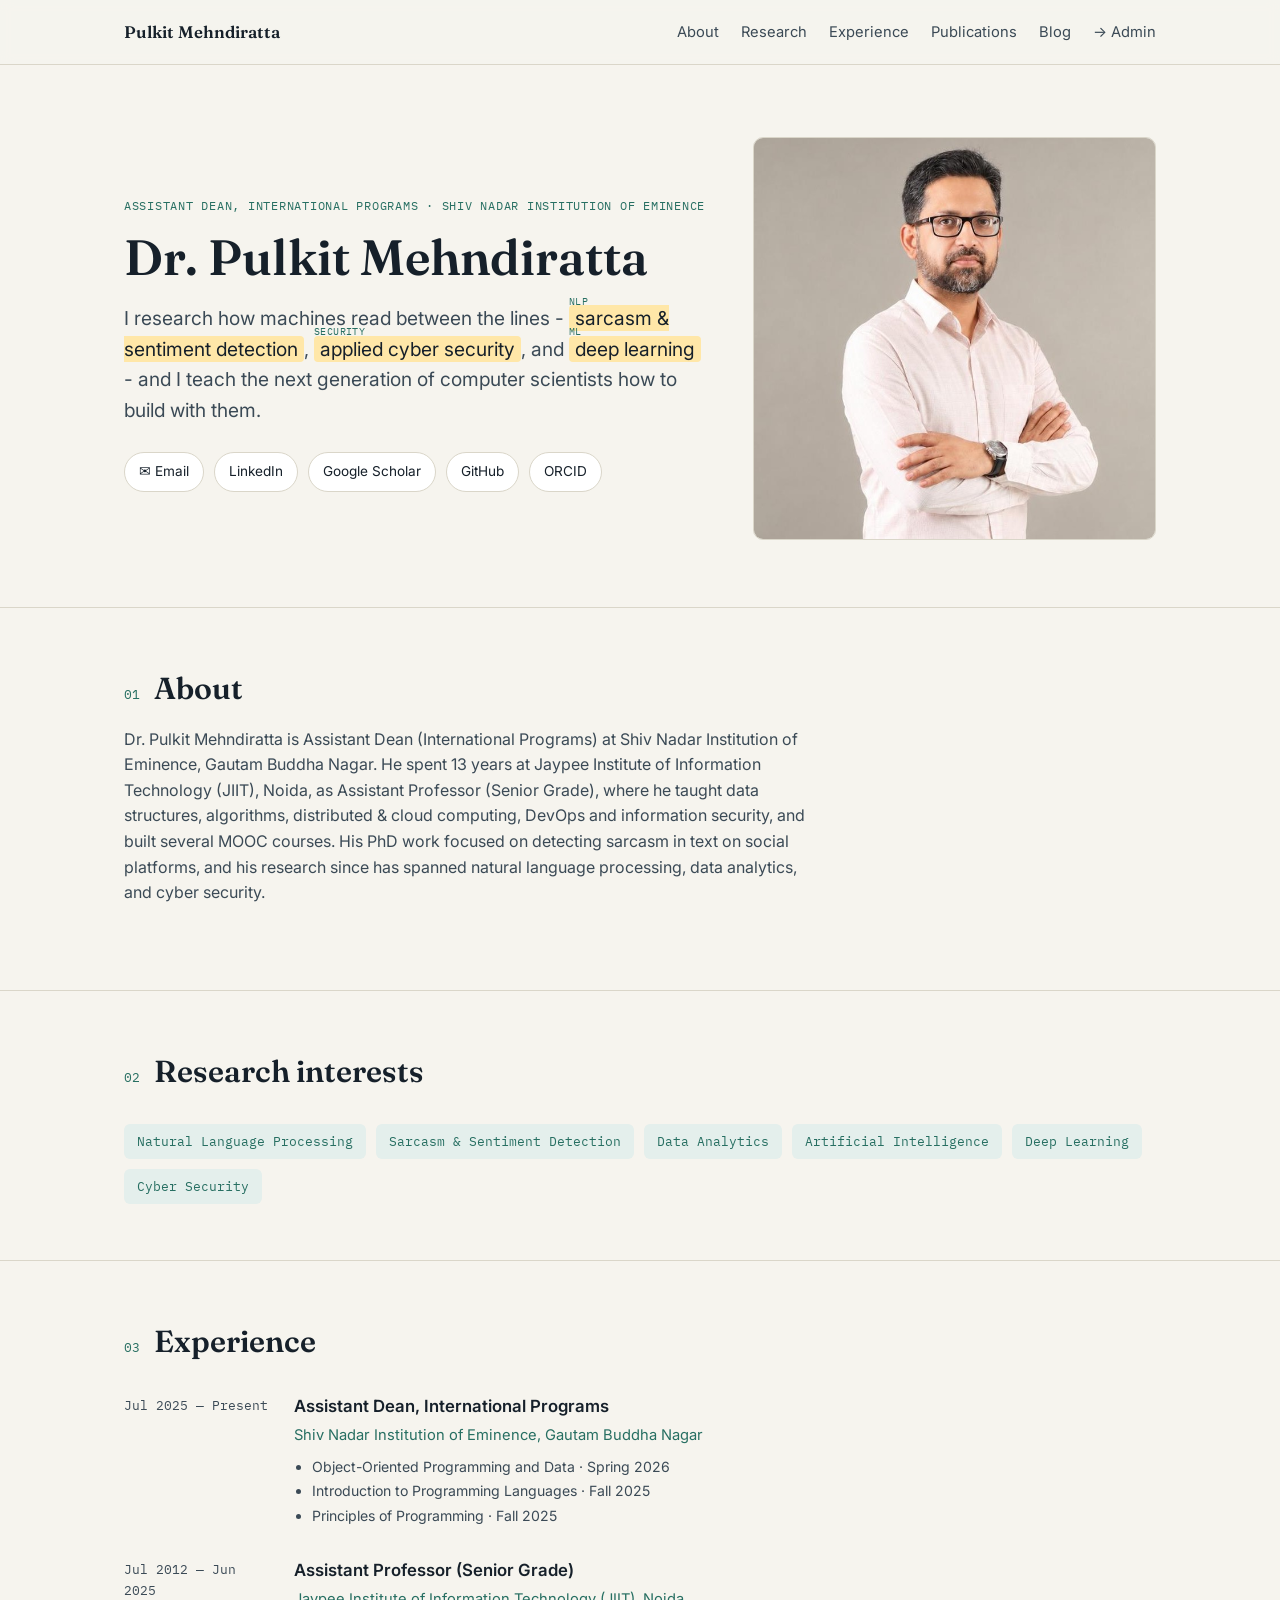
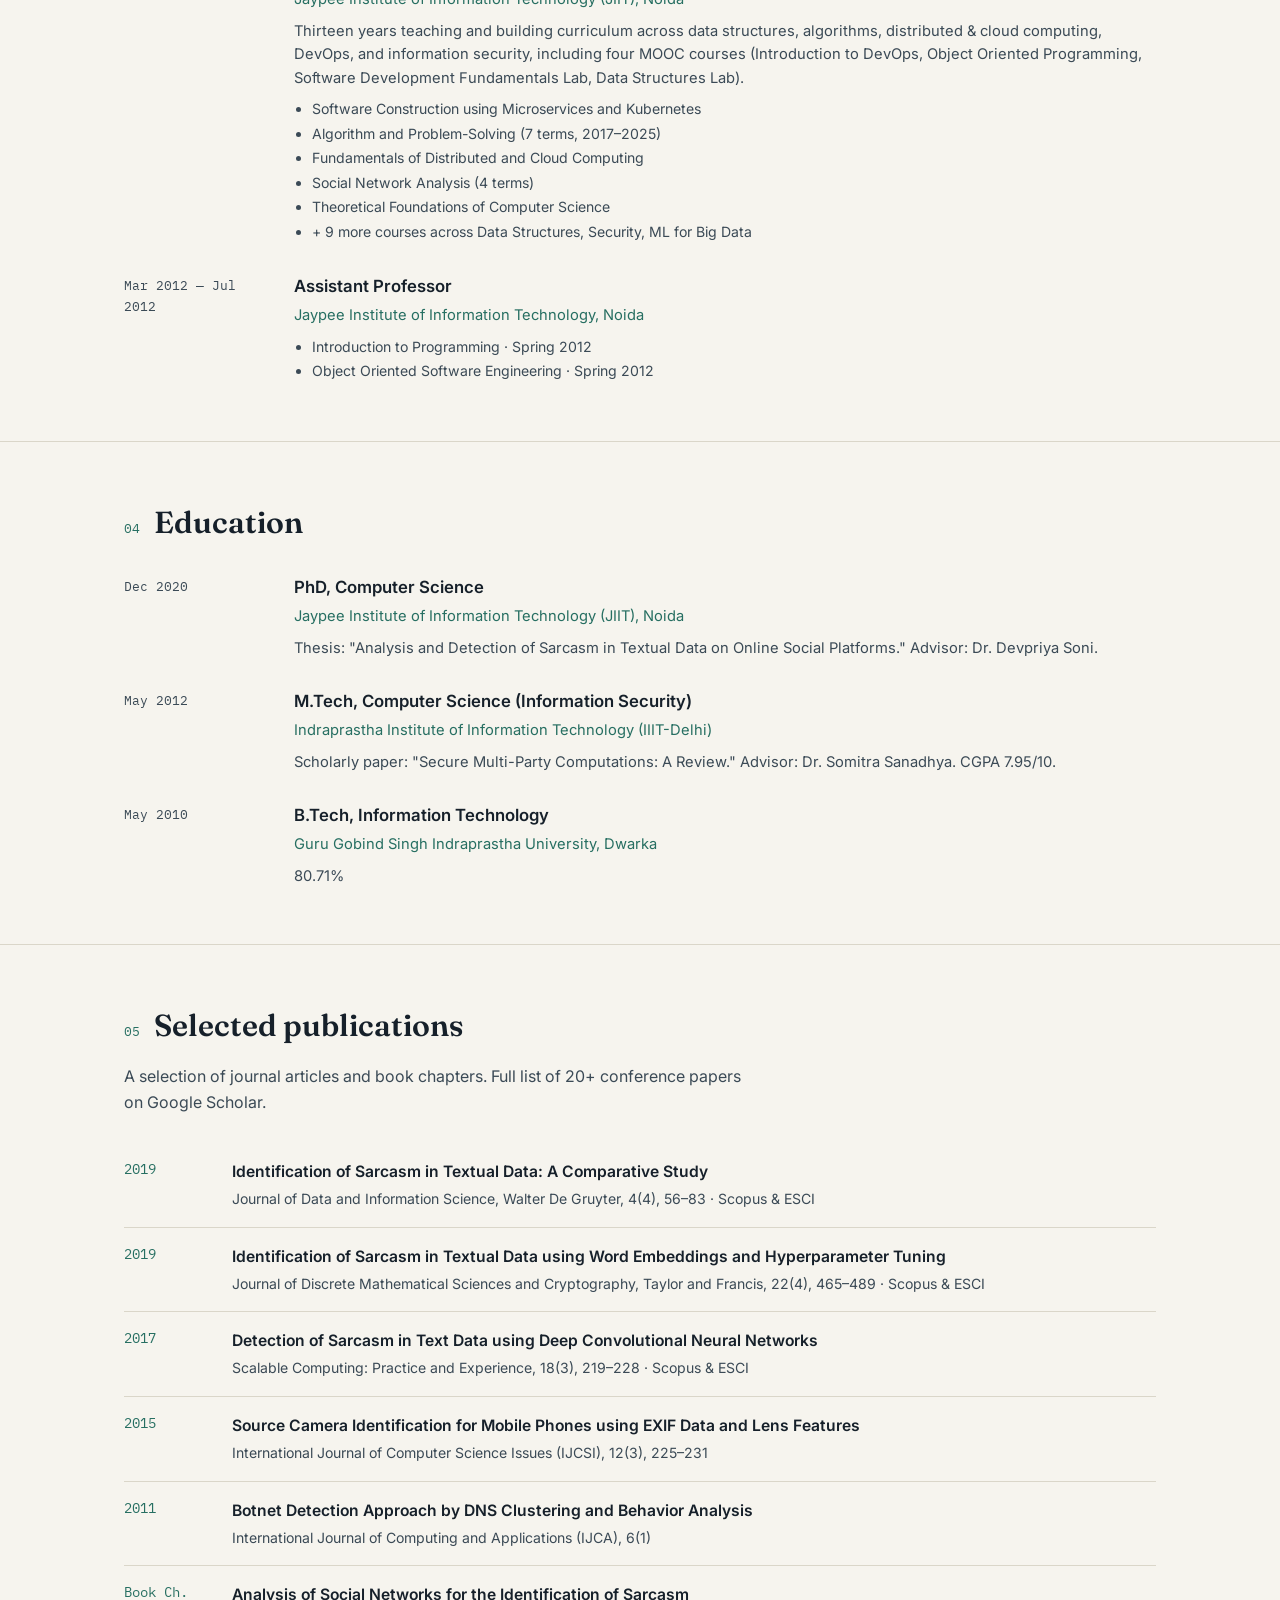
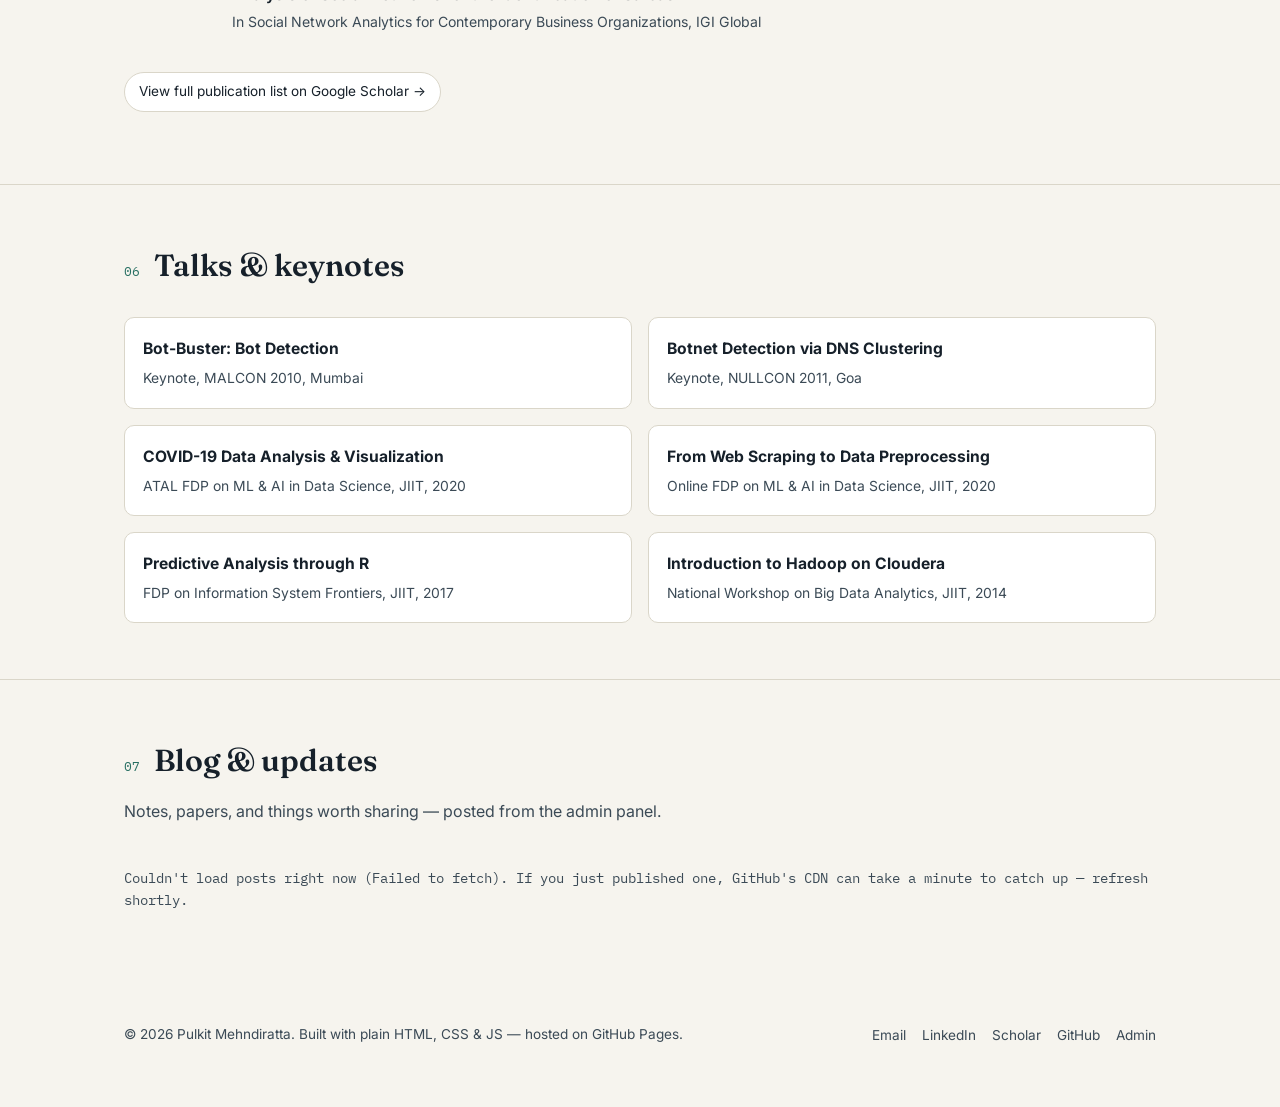
<file: index.html>
<!DOCTYPE html>
<html lang="en">
<head>
<meta charset="UTF-8">
<meta name="viewport" content="width=device-width, initial-scale=1.0">
<title>Dr. Pulkit Mehndiratta - Researcher &amp; Educator</title>
<meta name="description" content="Dr. Pulkit Mehndiratta - Assistant Dean, Shiv Nadar Institution of Eminence. Research in NLP, AI, Deep Learning and Cyber Security.">
<link rel="preconnect" href="https://fonts.googleapis.com">
<link href="https://fonts.googleapis.com/css2?family=Fraunces:wght@500;600;700&family=Inter:wght@400;500;600&family=IBM+Plex+Mono:wght@400;500&display=swap" rel="stylesheet">
<link rel="stylesheet" href="css/style.css">
</head>
<body>

<nav class="nav">
  <div class="wrap">
    <a href="#top" class="nav-name">Pulkit Mehndiratta</a>
    <ul class="nav-links">
      <li><a href="#about">About</a></li>
      <li><a href="#research">Research</a></li>
      <li><a href="#experience">Experience</a></li>
      <li><a href="#publications">Publications</a></li>
      <li><a href="#blog">Blog</a></li>
      <li><a href="admin.html"><span>&#8594; </span>Admin</a></li>
    </ul>
  </div>
</nav>

<header class="hero" id="top">
  <div class="wrap">
    <div>
      <p class="eyebrow">Assistant Dean, International Programs · Shiv Nadar Institution of Eminence</p>
      <h1>Dr. Pulkit Mehndiratta</h1>
      <p class="hero-annotated">
        I research how machines read between the lines -
        <mark data-tag="NLP">sarcasm &amp; sentiment detection</mark>,
        <mark data-tag="SECURITY">applied cyber security</mark>, and
        <mark data-tag="ML">deep learning</mark> - and I teach the next
        generation of computer scientists how to build with them.
      </p>
      <div class="hero-links">
        <a class="pill" href="mailto:pulkit.mehndiratta@snu.edu.in">✉ Email</a>
        <a class="pill" id="linkedin-link" href="#" target="_blank" rel="noopener">LinkedIn</a>
        <a class="pill" id="scholar-link" href="#" target="_blank" rel="noopener">Google Scholar</a>
        <a class="pill" id="github-link" href="#" target="_blank" rel="noopener">GitHub</a>
        <a class="pill" id="orcid-link" href="#" target="_blank" rel="noopener">ORCID</a>
      </div>
    </div>
    <div class="hero-photo">
      <div class="hero-photo-frame">
        <img src="assets/profile.jpeg" alt="Portrait of Dr. Pulkit Mehndiratta" onerror="this.style.display='none'; this.parentElement.innerHTML+='<div style=\'display:flex;align-items:center;justify-content:center;height:100%;font-family:var(--mono);font-size:0.75rem;color:var(--ink-soft);text-align:center;padding:20px\'>Add assets/profile.jpg</div>'">
      </div>
      <p class="hero-photo-caption"></p>
    </div>
  </div>
</header>

<section id="about">
  <div class="wrap">
    <div class="section-head"><span class="section-num">01</span><h2>About</h2></div>
    <p class="section-lede" style="max-width:70ch">
      Dr. Pulkit Mehndiratta is Assistant Dean (International Programs) at Shiv Nadar
      Institution of Eminence, Gautam Buddha Nagar. He spent 13 years at Jaypee Institute
      of Information Technology (JIIT), Noida, as Assistant Professor (Senior Grade), where
      he taught data structures, algorithms, distributed &amp; cloud computing, DevOps and
      information security, and built several MOOC courses. His PhD work focused on
      detecting sarcasm in text on social platforms, and his research since has spanned
      natural language processing, data analytics, and cyber security.
    </p>
  </div>
</section>

<section id="research">
  <div class="wrap">
    <div class="section-head"><span class="section-num">02</span><h2>Research interests</h2></div>
    <div class="tag-row">
      <span class="tag">Natural Language Processing</span>
      <span class="tag">Sarcasm &amp; Sentiment Detection</span>
      <span class="tag">Data Analytics</span>
      <span class="tag">Artificial Intelligence</span>
      <span class="tag">Deep Learning</span>
      <span class="tag">Cyber Security</span>
    </div>
  </div>
</section>

<section id="experience">
  <div class="wrap">
    <div class="section-head"><span class="section-num">03</span><h2>Experience</h2></div>
    <div class="timeline">
      <div class="tl-item">
        <div class="tl-date">Jul 2025 — Present</div>
        <div>
          <p class="tl-role">Assistant Dean, International Programs</p>
          <p class="tl-org">Shiv Nadar Institution of Eminence, Gautam Buddha Nagar</p>
          <ul class="tl-courses">
            <li>Object-Oriented Programming and Data · Spring 2026</li>
            <li>Introduction to Programming Languages · Fall 2025</li>
            <li>Principles of Programming · Fall 2025</li>
          </ul>
        </div>
      </div>
      <div class="tl-item">
        <div class="tl-date">Jul 2012 — Jun 2025</div>
        <div>
          <p class="tl-role">Assistant Professor (Senior Grade)</p>
          <p class="tl-org">Jaypee Institute of Information Technology (JIIT), Noida</p>
          <p class="tl-desc">
            Thirteen years teaching and building curriculum across data structures,
            algorithms, distributed &amp; cloud computing, DevOps, and information security,
            including four MOOC courses (Introduction to DevOps, Object Oriented Programming,
            Software Development Fundamentals Lab, Data Structures Lab).
          </p>
          <ul class="tl-courses">
            <li>Software Construction using Microservices and Kubernetes</li>
            <li>Algorithm and Problem-Solving (7 terms, 2017–2025)</li>
            <li>Fundamentals of Distributed and Cloud Computing</li>
            <li>Social Network Analysis (4 terms)</li>
            <li>Theoretical Foundations of Computer Science</li>
            <li>+ 9 more courses across Data Structures, Security, ML for Big Data</li>
          </ul>
        </div>
      </div>
      <div class="tl-item">
        <div class="tl-date">Mar 2012 — Jul 2012</div>
        <div>
          <p class="tl-role">Assistant Professor</p>
          <p class="tl-org">Jaypee Institute of Information Technology, Noida</p>
          <ul class="tl-courses">
            <li>Introduction to Programming · Spring 2012</li>
            <li>Object Oriented Software Engineering · Spring 2012</li>
          </ul>
        </div>
      </div>
    </div>
  </div>
</section>

<section id="education">
  <div class="wrap">
    <div class="section-head"><span class="section-num">04</span><h2>Education</h2></div>
    <div class="timeline">
      <div class="tl-item">
        <div class="tl-date">Dec 2020</div>
        <div>
          <p class="tl-role">PhD, Computer Science</p>
          <p class="tl-org">Jaypee Institute of Information Technology (JIIT), Noida</p>
          <p class="tl-desc">Thesis: "Analysis and Detection of Sarcasm in Textual Data on Online Social Platforms." Advisor: Dr. Devpriya Soni.</p>
        </div>
      </div>
      <div class="tl-item">
        <div class="tl-date">May 2012</div>
        <div>
          <p class="tl-role">M.Tech, Computer Science (Information Security)</p>
          <p class="tl-org">Indraprastha Institute of Information Technology (IIIT-Delhi)</p>
          <p class="tl-desc">Scholarly paper: "Secure Multi-Party Computations: A Review." Advisor: Dr. Somitra Sanadhya. CGPA 7.95/10.</p>
        </div>
      </div>
      <div class="tl-item">
        <div class="tl-date">May 2010</div>
        <div>
          <p class="tl-role">B.Tech, Information Technology</p>
          <p class="tl-org">Guru Gobind Singh Indraprastha University, Dwarka</p>
          <p class="tl-desc">80.71%</p>
        </div>
      </div>
    </div>
  </div>
</section>

<section id="publications">
  <div class="wrap">
    <div class="section-head"><span class="section-num">05</span><h2>Selected publications</h2></div>
    <p class="section-lede">A selection of journal articles and book chapters. Full list of 20+ conference papers on Google Scholar.</p>
    <div class="pub-list">
      <div class="pub">
        <div class="pub-year">2019</div>
        <div>
          <p class="pub-title">Identification of Sarcasm in Textual Data: A Comparative Study</p>
          <p class="pub-venue">Journal of Data and Information Science, Walter De Gruyter, 4(4), 56–83 · Scopus &amp; ESCI</p>
        </div>
      </div>
      <div class="pub">
        <div class="pub-year">2019</div>
        <div>
          <p class="pub-title">Identification of Sarcasm in Textual Data using Word Embeddings and Hyperparameter Tuning</p>
          <p class="pub-venue">Journal of Discrete Mathematical Sciences and Cryptography, Taylor and Francis, 22(4), 465–489 · Scopus &amp; ESCI</p>
        </div>
      </div>
      <div class="pub">
        <div class="pub-year">2017</div>
        <div>
          <p class="pub-title">Detection of Sarcasm in Text Data using Deep Convolutional Neural Networks</p>
          <p class="pub-venue">Scalable Computing: Practice and Experience, 18(3), 219–228 · Scopus &amp; ESCI</p>
        </div>
      </div>
      <div class="pub">
        <div class="pub-year">2015</div>
        <div>
          <p class="pub-title">Source Camera Identification for Mobile Phones using EXIF Data and Lens Features</p>
          <p class="pub-venue">International Journal of Computer Science Issues (IJCSI), 12(3), 225–231</p>
        </div>
      </div>
      <div class="pub">
        <div class="pub-year">2011</div>
        <div>
          <p class="pub-title">Botnet Detection Approach by DNS Clustering and Behavior Analysis</p>
          <p class="pub-venue">International Journal of Computing and Applications (IJCA), 6(1)</p>
        </div>
      </div>
      <div class="pub">
        <div class="pub-year">Book Ch.</div>
        <div>
          <p class="pub-title">Analysis of Social Networks for the Identification of Sarcasm</p>
          <p class="pub-venue">In Social Network Analytics for Contemporary Business Organizations, IGI Global</p>
        </div>
      </div>
    </div>
    <p class="pub-more"><a class="pill" id="scholar-link-2" href="#" target="_blank" rel="noopener">View full publication list on Google Scholar →</a></p>
  </div>
</section>

<section id="talks">
  <div class="wrap">
    <div class="section-head"><span class="section-num">06</span><h2>Talks &amp; keynotes</h2></div>
    <div class="card-grid">
      <div class="card">
        <h3>Bot-Buster: Bot Detection</h3>
        <p>Keynote, MALCON 2010, Mumbai</p>
      </div>
      <div class="card">
        <h3>Botnet Detection via DNS Clustering</h3>
        <p>Keynote, NULLCON 2011, Goa</p>
      </div>
      <div class="card">
        <h3>COVID-19 Data Analysis &amp; Visualization</h3>
        <p>ATAL FDP on ML &amp; AI in Data Science, JIIT, 2020</p>
      </div>
      <div class="card">
        <h3>From Web Scraping to Data Preprocessing</h3>
        <p>Online FDP on ML &amp; AI in Data Science, JIIT, 2020</p>
      </div>
      <div class="card">
        <h3>Predictive Analysis through R</h3>
        <p>FDP on Information System Frontiers, JIIT, 2017</p>
      </div>
      <div class="card">
        <h3>Introduction to Hadoop on Cloudera</h3>
        <p>National Workshop on Big Data Analytics, JIIT, 2014</p>
      </div>
    </div>
  </div>
</section>

<section id="blog">
  <div class="wrap">
    <div class="section-head"><span class="section-num">07</span><h2>Blog &amp; updates</h2></div>
    <p class="section-lede">Notes, papers, and things worth sharing — posted from the admin panel.</p>
    <div id="posts-feed">
      <p class="post-empty">Loading posts…</p>
    </div>
  </div>
</section>

<footer>
  <div class="wrap">
    <p>© <span id="year"></span> Pulkit Mehndiratta. Built with plain HTML, CSS &amp; JS — hosted on GitHub Pages.</p>
    <ul class="footer-links">
      <li><a href="mailto:pulkit.mehndiratta@snu.edu.in">Email</a></li>
      <li><a id="linkedin-link-2" href="#" target="_blank" rel="noopener">LinkedIn</a></li>
      <li><a id="scholar-link-3" href="#" target="_blank" rel="noopener">Scholar</a></li>
      <li><a id="github-link-2" href="#" target="_blank" rel="noopener">GitHub</a></li>
      <li><a href="admin.html">Admin</a></li>
    </ul>
  </div>
</footer>

<script src="js/config.js"></script>
<script src="js/main.js"></script>
</body>
</html>
</file>
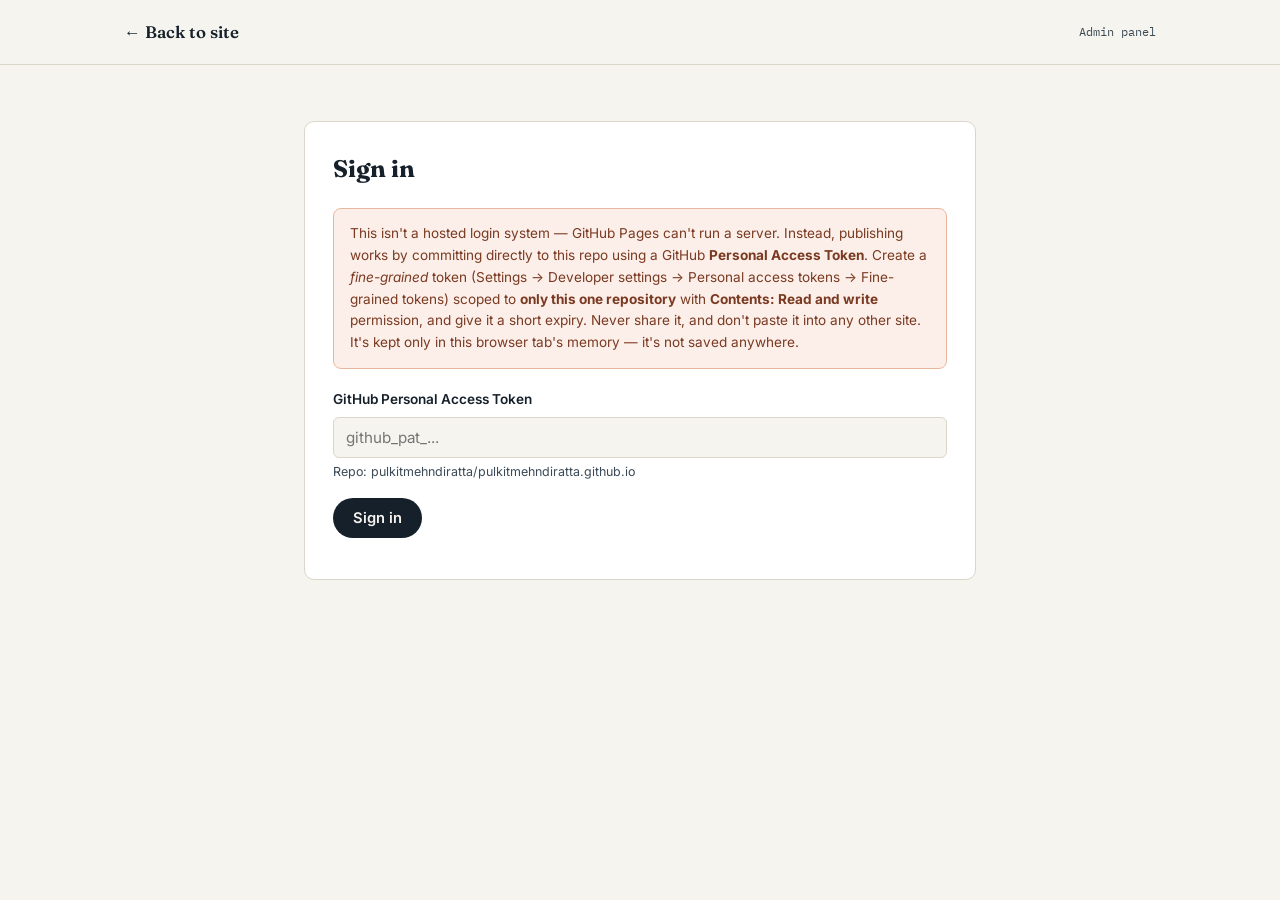
<file: admin.html>
<!DOCTYPE html>
<html lang="en">
<head>
<meta charset="UTF-8">
<meta name="viewport" content="width=device-width, initial-scale=1.0">
<title>Admin — Pulkit Mehndiratta</title>
<link href="https://fonts.googleapis.com/css2?family=Fraunces:wght@500;600;700&family=Inter:wght@400;500;600&family=IBM+Plex+Mono:wght@400;500&display=swap" rel="stylesheet">
<link rel="stylesheet" href="css/style.css">
<meta name="robots" content="noindex">
</head>
<body>

<nav class="nav">
  <div class="wrap">
    <a href="index.html" class="nav-name">← Back to site</a>
    <span style="font-family:var(--mono); font-size:0.78rem; color:var(--ink-soft)">Admin panel</span>
  </div>
</nav>

<div class="admin-shell">

  <div id="login-view" class="admin-card">
    <h2>Sign in</h2>
    <div class="warn-box">
      This isn't a hosted login system — GitHub Pages can't run a server. Instead,
      publishing works by committing directly to this repo using a GitHub
      <strong>Personal Access Token</strong>. Create a <em>fine-grained</em> token
      (Settings → Developer settings → Personal access tokens → Fine-grained tokens)
      scoped to <strong>only this one repository</strong> with <strong>Contents: Read and write</strong>
      permission, and give it a short expiry. Never share it, and don't paste it into any other site.
      It's kept only in this browser tab's memory — it's not saved anywhere.
    </div>
    <div class="field">
      <label for="token-input">GitHub Personal Access Token</label>
      <input type="password" id="token-input" placeholder="github_pat_...">
      <span class="field-hint">Repo: <span id="repo-name-display"></span></span>
    </div>
    <button class="btn" id="login-btn">Sign in</button>
    <p class="status-msg" id="login-status"></p>
  </div>

  <div id="admin-view" style="display:none">

    <div class="admin-card">
      <h2>New post</h2>
      <div class="type-toggle">
        <button type="button" class="active" data-type="blog">Blog post</button>
        <button type="button" data-type="linkedin">LinkedIn post</button>
      </div>

      <form id="post-form">
        <div class="field">
          <label for="f-title">Title</label>
          <input type="text" id="f-title" required placeholder="e.g. New paper on sarcasm detection">
        </div>

        <div class="field" id="linkedin-url-field" style="display:none">
          <label for="f-linkurl">LinkedIn post link</label>
          <input type="url" id="f-linkurl" placeholder="https://www.linkedin.com/posts/...">
          <span class="field-hint">
            LinkedIn doesn't offer a public API to pull the post's content automatically,
            so add the image and short text below yourself — they'll be shown in your
            own layout (image on top, then the text) with a link back to the original post.
          </span>
        </div>

        <div class="field">
          <label for="f-image">Image URL <span style="font-weight:400">(shown first, at the top of the card)</span></label>
          <input type="url" id="f-image" placeholder="https://...">
        </div>

        <div class="field">
          <label for="f-content">Short text</label>
          <textarea id="f-content" required placeholder="A couple of sentences — this shows under the image."></textarea>
        </div>

        <div class="field" id="blog-link-field">
          <label for="f-bloglink">Link <span style="font-weight:400">(optional — e.g. full article, PDF, DOI)</span></label>
          <input type="url" id="f-bloglink" placeholder="https://...">
        </div>

        <div class="field" id="embed-field" style="display:none">
          <label for="f-embed">LinkedIn embed code <span style="font-weight:400">(optional)</span></label>
          <textarea id="f-embed" placeholder="Paste the <iframe> code from the post's ⋯ menu → Embed this post, to also show the live LinkedIn embed below your summary."></textarea>
        </div>

        <button class="btn" type="submit" id="publish-btn">Publish</button>
        <span class="status-msg" id="publish-status"></span>
      </form>
    </div>

    <div class="admin-card">
      <h2>Published posts</h2>
      <div id="existing-posts"><p class="field-hint">Loading…</p></div>
    </div>

    <button class="btn secondary" id="logout-btn">Sign out</button>
  </div>

</div>

<script src="js/config.js"></script>
<script src="js/admin.js"></script>
</body>
</html>
</file>
<file: css/style.css>
/* ==========================================================================
   Design tokens
   Subject: NLP / text-analysis researcher — signature motif is the
   "annotated text" look (token highlighting), like a sarcasm-detection
   model marking up a sentence.
   ========================================================================== */
:root{
  --ink: #16202A;
  --ink-soft: #3B4A56;
  --paper: #F6F4EE;
  --paper-raised: #FFFFFF;
  --line: #DAD6C9;
  --mark: #FFC64B;      /* highlighter yellow — the annotation accent */
  --mark-soft: #FFE7A8;
  --teal: #276F62;      /* research / links accent */
  --teal-soft: #E4EFEC;
  --tag-neg: #C1543B;   /* used sparingly, borrowed from sentiment-tag idea */

  --display: "Fraunces", "Source Serif 4", Georgia, serif;
  --body: "Inter", -apple-system, BlinkMacSystemFont, "Segoe UI", sans-serif;
  --mono: "IBM Plex Mono", "SFMono-Regular", Menlo, monospace;

  --maxw: 1080px;
  --radius: 10px;
}

*{ box-sizing: border-box; }
html{ scroll-behavior: smooth; }
body{
  margin:0;
  background: var(--paper);
  color: var(--ink);
  font-family: var(--body);
  line-height: 1.6;
  -webkit-font-smoothing: antialiased;
}
img{ max-width:100%; display:block; }
a{ color: inherit; }

.wrap{ max-width: var(--maxw); margin:0 auto; padding: 0 24px; }

::selection{ background: var(--mark); color: var(--ink); }

@media (prefers-reduced-motion: reduce){
  *{ animation-duration: 0.01ms !important; transition-duration: 0.01ms !important; scroll-behavior:auto !important; }
}

/* ------------------------------ Nav -------------------------------- */
.nav{
  position: sticky; top:0; z-index: 50;
  background: rgba(246,244,238,0.9);
  backdrop-filter: blur(6px);
  border-bottom: 1px solid var(--line);
}
.nav .wrap{ display:flex; align-items:center; justify-content:space-between; height:64px; }
.nav-name{ font-family: var(--display); font-weight:600; font-size:1.05rem; text-decoration:none; }
.nav-links{ display:flex; gap: 22px; list-style:none; margin:0; padding:0; }
.nav-links a{ text-decoration:none; font-size: 0.92rem; color: var(--ink-soft); border-bottom: 2px solid transparent; padding-bottom:2px; }
.nav-links a:hover{ color: var(--ink); border-color: var(--mark); }
.nav-links{ }
@media (max-width: 720px){
  .nav-links{ gap: 12px; }
  .nav-links span{ display:none; }
}

/* ------------------------------ Hero -------------------------------- */
.hero{ padding: 72px 0 56px; border-bottom: 1px solid var(--line); }
.hero .wrap{ display:grid; grid-template-columns: 1.3fr 0.9fr; gap: 48px; align-items:center; }
@media (max-width: 820px){ .hero .wrap{ grid-template-columns: 1fr; } .hero{ padding: 44px 0 40px; } }

.eyebrow{
  font-family: var(--mono); font-size: 0.78rem; letter-spacing: 0.06em;
  text-transform: uppercase; color: var(--teal); margin: 0 0 14px;
}
.hero h1{
  font-family: var(--display); font-weight: 600; font-size: clamp(2.1rem, 4.2vw, 3.1rem);
  line-height: 1.1; margin: 0 0 18px;
}
.hero-annotated{ font-size: clamp(1.05rem, 1.6vw, 1.2rem); color: var(--ink-soft); margin: 0 0 26px; max-width: 54ch; }
.hero-annotated mark{
  background: var(--mark-soft); color: var(--ink); padding: 1px 6px; border-radius: 4px;
  position: relative; font-style: normal;
}
.hero-annotated mark::after{
  content: attr(data-tag);
  position:absolute; top:-1.15em; left:0; font-family: var(--mono); font-size: 0.62rem;
  color: var(--teal); letter-spacing: 0.04em; white-space:nowrap;
}

.hero-links{ display:flex; flex-wrap:wrap; gap:10px; }
.pill{
  display:inline-flex; align-items:center; gap:7px;
  border:1px solid var(--line); background: var(--paper-raised);
  padding: 8px 14px; border-radius: 999px; font-size:0.85rem; text-decoration:none; color: var(--ink);
  transition: border-color .15s ease, transform .15s ease;
}
.pill:hover{ border-color: var(--teal); transform: translateY(-1px); }

.hero-photo{ position:relative; }
.hero-photo-frame{
  border: 1px solid var(--line); border-radius: var(--radius); overflow:hidden;
  aspect-ratio: 1/1; background: var(--paper-raised);
}
.hero-photo-frame img{ width:100%; height:100%; object-fit:cover; }
.hero-photo-caption{ font-family: var(--mono); font-size:0.72rem; color: var(--ink-soft); margin-top:10px; text-align:center; }

/* ------------------------------ Sections -------------------------------- */
section{ padding: 56px 0; border-bottom: 1px solid var(--line); }
section:last-of-type{ border-bottom:none; }
.section-head{ display:flex; align-items:baseline; gap:14px; margin-bottom: 28px; }
.section-num{ font-family: var(--mono); font-size:0.8rem; color: var(--teal); }
.section-head h2{ font-family: var(--display); font-size: clamp(1.5rem, 2.4vw, 1.9rem); margin:0; font-weight:600; }
.section-lede{ color: var(--ink-soft); max-width: 62ch; margin: -14px 0 28px; }

/* Research interests as tag chips */
.tag-row{ display:flex; flex-wrap:wrap; gap:10px; }
.tag{
  font-family: var(--mono); font-size:0.82rem; background: var(--teal-soft); color: var(--teal);
  padding: 7px 13px; border-radius: 6px;
}

/* Timeline (experience/education) */
.timeline{ display:flex; flex-direction:column; gap: 28px; }
.tl-item{ display:grid; grid-template-columns: 150px 1fr; gap: 20px; }
@media (max-width: 640px){ .tl-item{ grid-template-columns: 1fr; gap:6px; } }
.tl-date{ font-family: var(--mono); font-size:0.8rem; color: var(--ink-soft); padding-top:3px; }
.tl-role{ font-weight:600; font-size:1.05rem; margin:0 0 4px; }
.tl-org{ color: var(--teal); font-size:0.92rem; margin: 0 0 8px; }
.tl-desc{ color: var(--ink-soft); font-size:0.92rem; margin:0; }
.tl-courses{ margin: 8px 0 0; padding-left: 18px; color: var(--ink-soft); font-size: 0.88rem; }
.tl-courses li{ margin-bottom: 2px; }

/* Publications */
.pub-list{ display:flex; flex-direction:column; }
.pub{
  padding: 16px 0; border-top: 1px solid var(--line);
  display:grid; grid-template-columns: 90px 1fr; gap: 18px;
}
.pub:first-child{ border-top:none; }
@media (max-width: 640px){ .pub{ grid-template-columns: 1fr; gap: 4px; } }
.pub-year{ font-family: var(--mono); color: var(--teal); font-size:0.85rem; }
.pub-title{ margin:0 0 4px; font-weight: 600; font-size: 0.98rem; }
.pub-venue{ margin:0; color: var(--ink-soft); font-size: 0.88rem; }
.pub-more{ margin-top:22px; }

/* Cards grid (talks / misc) */
.card-grid{ display:grid; grid-template-columns: repeat(2, 1fr); gap: 16px; }
@media (max-width: 640px){ .card-grid{ grid-template-columns: 1fr; } }
.card{ background: var(--paper-raised); border:1px solid var(--line); border-radius: var(--radius); padding: 18px; }
.card h3{ font-size: 0.98rem; margin: 0 0 6px; }
.card p{ margin:0; color: var(--ink-soft); font-size: 0.87rem; }

/* ------------------------------ Blog / posts -------------------------------- */
#posts-feed{ display:flex; flex-direction:column; gap: 22px; }
.post-card{
  background: var(--paper-raised); border: 1px solid var(--line); border-radius: var(--radius);
  overflow:hidden;
}
.post-card img.post-image{ width:100%; max-height: 420px; object-fit: cover; }
.post-body{ padding: 20px 22px 22px; }
.post-meta{ font-family: var(--mono); font-size:0.74rem; color: var(--teal); margin: 0 0 8px; text-transform:uppercase; letter-spacing:0.04em; }
.post-title{ font-family: var(--display); font-size:1.25rem; margin: 0 0 10px; font-weight:600; }
.post-excerpt{ color: var(--ink-soft); margin: 0 0 12px; white-space: pre-wrap; }
.post-link{ font-size: 0.88rem; color: var(--teal); text-decoration:none; border-bottom: 1px solid var(--teal); }
.post-embed{ border-top:1px solid var(--line); margin-top: 14px; padding-top:14px; }
.post-empty, .post-error{ color: var(--ink-soft); font-family: var(--mono); font-size: 0.88rem; }

/* ------------------------------ Footer -------------------------------- */
footer{ padding: 40px 0 60px; }
footer .wrap{ display:flex; justify-content:space-between; align-items:center; flex-wrap:wrap; gap:12px; }
footer p{ margin:0; color: var(--ink-soft); font-size:0.85rem; }
.footer-links{ display:flex; gap:16px; list-style:none; padding:0; margin:0; }
.footer-links a{ text-decoration:none; color: var(--ink-soft); font-size:0.85rem; }
.footer-links a:hover{ color: var(--teal); }

/* ------------------------------ Admin -------------------------------- */
.admin-shell{ max-width: 720px; margin: 0 auto; padding: 56px 24px 80px; }
.admin-card{ background: var(--paper-raised); border:1px solid var(--line); border-radius: var(--radius); padding: 28px; margin-bottom: 24px; }
.admin-card h2{ font-family: var(--display); margin-top:0; }
.field{ margin-bottom: 16px; }
.field label{ display:block; font-size:0.85rem; font-weight:600; margin-bottom: 6px; }
.field-hint{ display:block; font-size:0.78rem; color: var(--ink-soft); margin-top:4px; font-weight:400; }
input[type=text], input[type=password], input[type=url], textarea, select{
  width:100%; padding: 10px 12px; border:1px solid var(--line); border-radius:6px;
  font-family: var(--body); font-size:0.95rem; background: var(--paper);
}
textarea{ min-height: 130px; resize: vertical; }
.btn{
  display:inline-flex; align-items:center; gap:8px; cursor:pointer;
  background: var(--ink); color: var(--paper); border:none; border-radius: 999px;
  padding: 11px 20px; font-size: 0.92rem; font-weight:600; font-family: var(--body);
}
.btn:hover{ background: var(--teal); }
.btn.secondary{ background: transparent; color: var(--ink); border: 1px solid var(--line); }
.btn.secondary:hover{ background: var(--paper); border-color: var(--teal); color: var(--teal); }
.btn:disabled{ opacity:0.5; cursor:not-allowed; }
.status-msg{ font-family: var(--mono); font-size: 0.82rem; margin-top: 12px; }
.status-msg.ok{ color: var(--teal); }
.status-msg.err{ color: var(--tag-neg); }
.type-toggle{ display:flex; gap:8px; margin-bottom: 18px; }
.type-toggle button{
  flex:1; padding: 9px; border-radius:6px; border:1px solid var(--line); background: var(--paper);
  cursor:pointer; font-family: var(--body); font-size:0.88rem;
}
.type-toggle button.active{ background: var(--mark-soft); border-color: var(--mark); font-weight:600; }
.warn-box{
  background: #FCEFE9; border: 1px solid #E9B79D; border-radius: 8px; padding: 14px 16px;
  font-size: 0.85rem; color: #7A3A22; margin-bottom: 20px;
}
.existing-post{ border-top: 1px solid var(--line); padding: 12px 0; display:flex; justify-content:space-between; align-items:center; gap:12px; }
.existing-post-title{ font-size: 0.92rem; font-weight:600; }
.existing-post-meta{ font-family: var(--mono); font-size: 0.75rem; color: var(--ink-soft); }
.icon-btn{ background:none; border:none; cursor:pointer; color: var(--tag-neg); font-size:0.8rem; font-family: var(--mono); }
</file>
